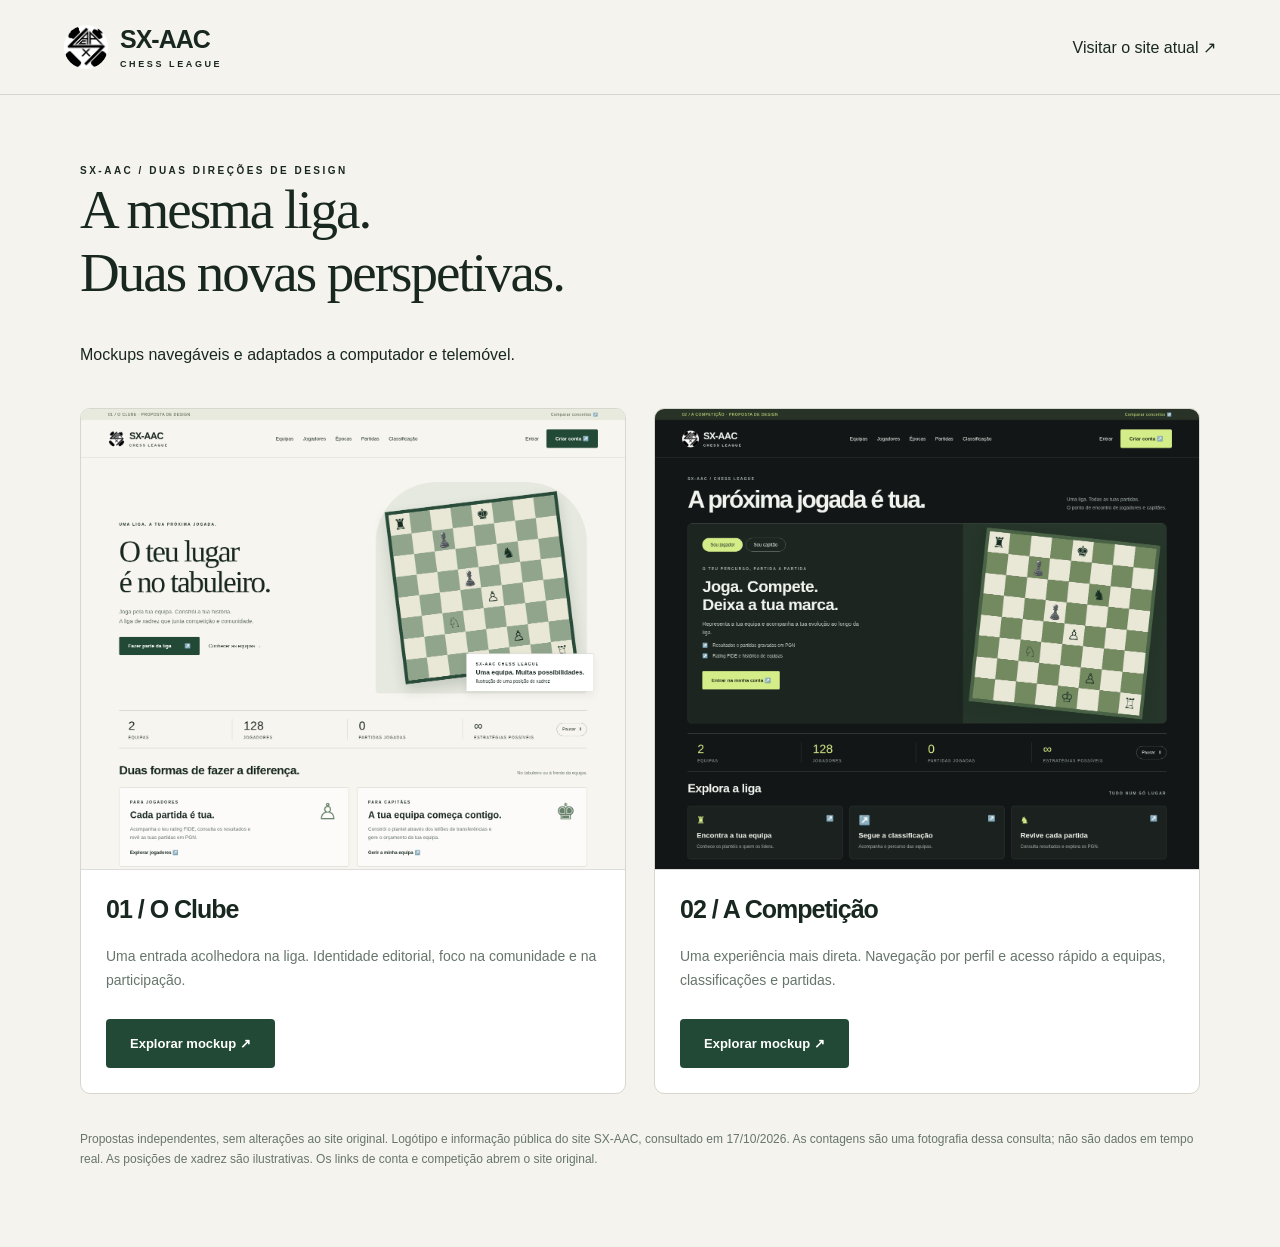
<file: index.html>
<!doctype html><html lang="pt-PT"><head><meta charset="utf-8"><meta name="viewport" content="width=device-width,initial-scale=1"><title>Dois conceitos · SX-AAC</title><link rel="stylesheet" href="style.css"></head><body class=""><style>body{background:#f5f3ed}main{max-width:1180px;margin:auto;padding:65px 30px}h1{font:55px Georgia,serif;letter-spacing:-2px}.gallery{display:grid;grid-template-columns:1fr 1fr;gap:28px;margin-top:40px}.gallery article{background:white;border:1px solid #d6d8cf;border-radius:10px;overflow:hidden}.gallery img{display:block;width:100%;aspect-ratio:1.18;object-fit:cover;object-position:top;border-bottom:1px solid #ddd}.info{padding:25px}.info h2{font-size:25px}.info p{font-size:14px;color:#66756b;min-height:50px}.info a{margin-top:10px}.note{font-size:12px;margin-top:35px;color:#66756b}@media(max-width:700px){.gallery{grid-template-columns:1fr}h1{font-size:40px}}</style><header><a class="brand" href="index.html"><img src="assets/logo.png" alt="SX-AAC"><span>SX-AAC<small>CHESS LEAGUE</small></span></a><a href="https://liga.sx-aac.com">Visitar o site atual ↗︎</a></header><main><span class="eyebrow">SX-AAC / DUAS DIREÇÕES DE DESIGN</span><h1>A mesma liga.<br>Duas novas perspetivas.</h1><p>Mockups navegáveis e adaptados a computador e telemóvel.</p><div class="gallery"><article><a href="concept-01.html"><img src="assets/concept-01-desktop.png" alt="Conceito O Clube, em marfim e verde"></a><div class="info"><h2>01 / O Clube</h2><p>Uma entrada acolhedora na liga. Identidade editorial, foco na comunidade e na participação.</p><a class="btn" href="concept-01.html">Explorar mockup ↗︎</a></div></article><article><a href="concept-02.html"><img src="assets/concept-02-desktop.png" alt="Conceito A Competição, em carvão e lima"></a><div class="info"><h2>02 / A Competição</h2><p>Uma experiência mais direta. Navegação por perfil e acesso rápido a equipas, classificações e partidas.</p><a class="btn" href="concept-02.html">Explorar mockup ↗︎</a></div></article></div><p class="note">Propostas independentes, sem alterações ao site original. Logótipo e informação pública do site SX-AAC, consultado em 17/10/2026. As contagens são uma fotografia dessa consulta; não são dados em tempo real. As posições de xadrez são ilustrativas. Os links de conta e competição abrem o site original.</p></main></body></html>
</file>
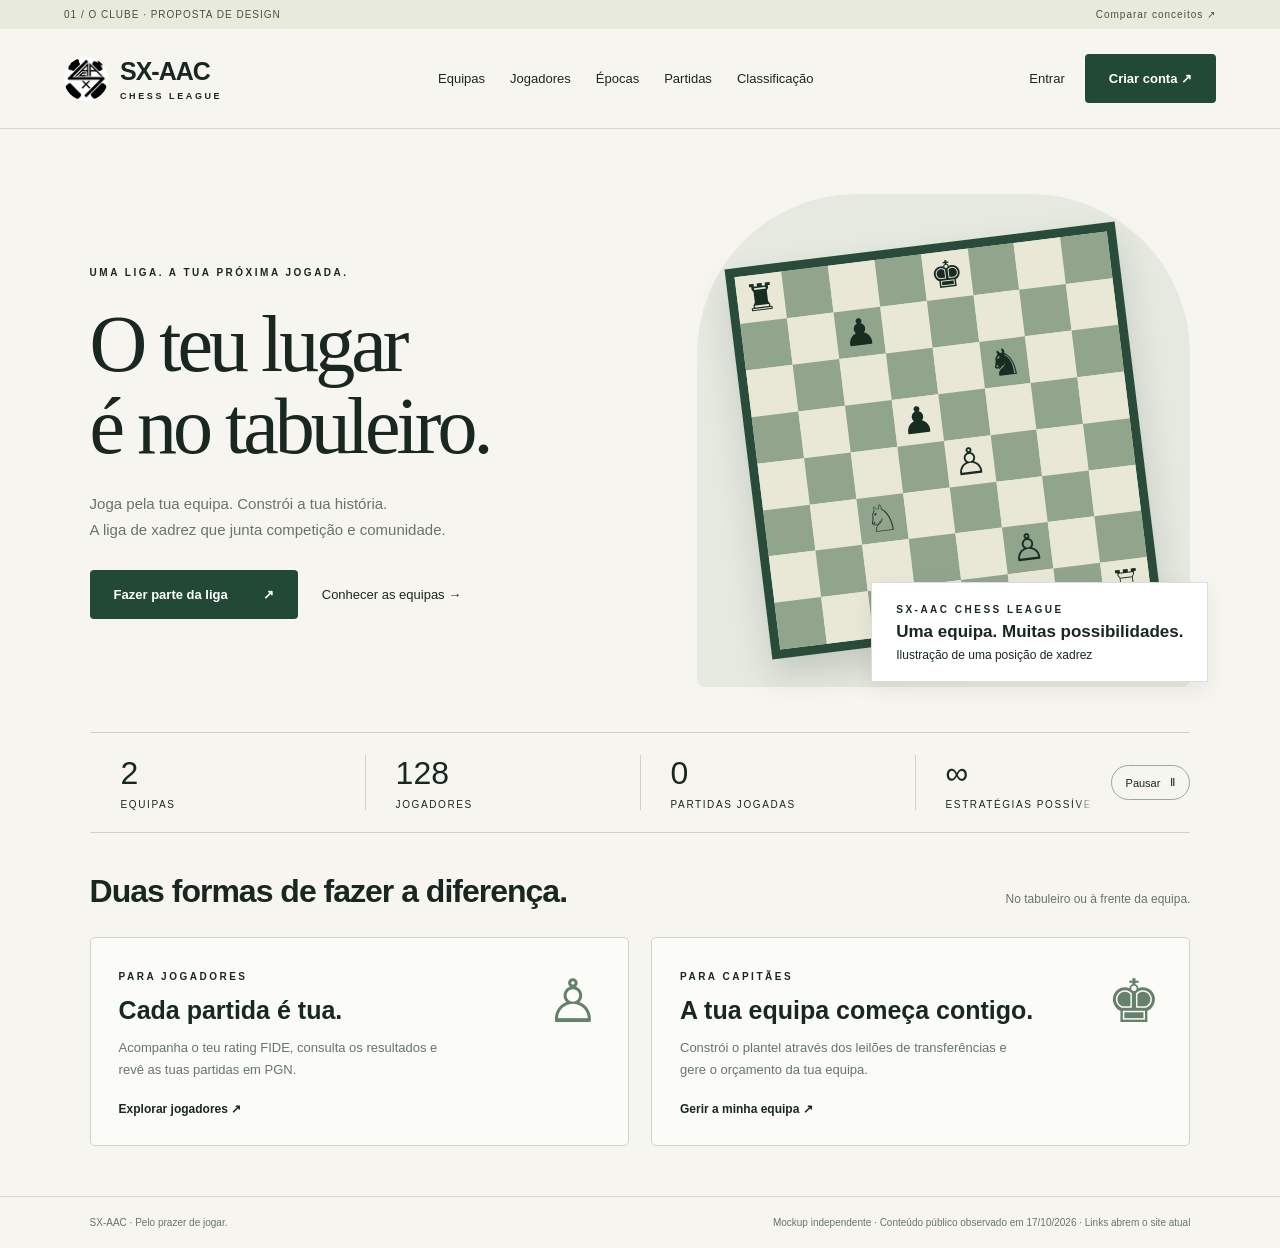
<file: concept-01.html>
<!doctype html><html lang="pt-PT"><head><meta charset="utf-8"><meta name="viewport" content="width=device-width,initial-scale=1"><title>Conceito 01 — O Clube · SX-AAC</title><link rel="stylesheet" href="style.css"></head><body class=""><div class="preview-label">01 / O CLUBE · PROPOSTA DE DESIGN <a style="float:right" href="index.html">Comparar conceitos ↗︎</a></div><header><a class="brand" href="index.html"><img src="assets/logo.png" alt="SX-AAC"><span>SX-AAC<small>CHESS LEAGUE</small></span></a><nav><a href="https://liga.sx-aac.com/teams">Equipas</a><a href="https://liga.sx-aac.com/players">Jogadores</a><a href="https://liga.sx-aac.com/seasons">Épocas</a><a href="https://liga.sx-aac.com/games">Partidas</a><a href="https://liga.sx-aac.com/standings">Classificação</a></nav><div class="actions"><a href="https://liga.sx-aac.com/login">Entrar</a><a class="btn" href="https://liga.sx-aac.com/register">Criar conta ↗︎</a></div></header><main><section class="hero"><div><span class="eyebrow">UMA LIGA. A TUA PRÓXIMA JOGADA.</span><h1>O teu lugar<br>é no tabuleiro.</h1><p class="muted">Joga pela tua equipa. Constrói a tua história.<br>A liga de xadrez que junta competição e comunidade.</p><div class="cta"><a class="btn" href="https://liga.sx-aac.com/register">Fazer parte da liga <span>↗︎</span></a><a href="https://liga.sx-aac.com/teams">Conhecer as equipas →</a></div></div><div class="art"><div class="board"><span class="sq ">♜</span><span class="sq shade"></span><span class="sq "></span><span class="sq shade"></span><span class="sq ">♚</span><span class="sq shade"></span><span class="sq "></span><span class="sq shade"></span><span class="sq shade"></span><span class="sq "></span><span class="sq shade">♟︎</span><span class="sq "></span><span class="sq shade"></span><span class="sq "></span><span class="sq shade"></span><span class="sq "></span><span class="sq "></span><span class="sq shade"></span><span class="sq "></span><span class="sq shade"></span><span class="sq "></span><span class="sq shade">♞</span><span class="sq "></span><span class="sq shade"></span><span class="sq shade"></span><span class="sq "></span><span class="sq shade"></span><span class="sq ">♟︎</span><span class="sq shade"></span><span class="sq "></span><span class="sq shade"></span><span class="sq "></span><span class="sq "></span><span class="sq shade"></span><span class="sq "></span><span class="sq shade"></span><span class="sq ">♙</span><span class="sq shade"></span><span class="sq "></span><span class="sq shade"></span><span class="sq shade"></span><span class="sq "></span><span class="sq shade">♘</span><span class="sq "></span><span class="sq shade"></span><span class="sq "></span><span class="sq shade"></span><span class="sq "></span><span class="sq "></span><span class="sq shade"></span><span class="sq "></span><span class="sq shade"></span><span class="sq "></span><span class="sq shade">♙</span><span class="sq "></span><span class="sq shade"></span><span class="sq shade"></span><span class="sq "></span><span class="sq shade"></span><span class="sq "></span><span class="sq shade">♔</span><span class="sq "></span><span class="sq shade"></span><span class="sq ">♖</span></div><div class="art-label"><span class="eyebrow">SX-AAC CHESS LEAGUE</span><strong>Uma equipa. Muitas possibilidades.</strong>Ilustração de uma posição de xadrez</div></div></section><section class="metrics" aria-label="A liga em números"><div class="metrics-window"><div class="metrics-track"><dl class="metrics-group"><div class="metric"><dt>EQUIPAS</dt><dd>2</dd></div><div class="metric"><dt>JOGADORES</dt><dd>128</dd></div><div class="metric"><dt>PARTIDAS JOGADAS</dt><dd>0</dd></div><div class="metric"><dt>ESTRATÉGIAS POSSÍVEIS</dt><dd>∞</dd></div></dl><dl class="metrics-group" aria-hidden="true"><div class="metric"><dt>EQUIPAS</dt><dd>2</dd></div><div class="metric"><dt>JOGADORES</dt><dd>128</dd></div><div class="metric"><dt>PARTIDAS JOGADAS</dt><dd>0</dd></div><div class="metric"><dt>ESTRATÉGIAS POSSÍVEIS</dt><dd>∞</dd></div></dl></div></div><button class="metrics-toggle" type="button" aria-pressed="false" aria-label="Pausar movimento das estatísticas">Pausar <span aria-hidden="true">Ⅱ</span></button></section><section class="roles"><div class="section-head"><h2>Duas formas de fazer a diferença.</h2><p>No tabuleiro ou à frente da equipa.</p></div><div class="role-grid"><article class="role"><span class="piece">♙</span><span class="eyebrow">PARA JOGADORES</span><h3>Cada partida é tua.</h3><p class="muted">Acompanha o teu rating FIDE, consulta os resultados e revê as tuas partidas em PGN.</p><a href="https://liga.sx-aac.com/players">Explorar jogadores ↗︎</a></article><article class="role"><span class="piece">♚</span><span class="eyebrow">PARA CAPITÃES</span><h3>A tua equipa começa contigo.</h3><p class="muted">Constrói o plantel através dos leilões de transferências e gere o orçamento da tua equipa.</p><a href="https://liga.sx-aac.com/login">Gerir a minha equipa ↗︎</a></article></div></section></main><footer><span>SX-AAC · Pelo prazer de jogar.</span><span>Mockup independente · Conteúdo público observado em 17/10/2026 · Links abrem o site atual</span></footer><script src="ticker.js"></script></body></html>
</file>
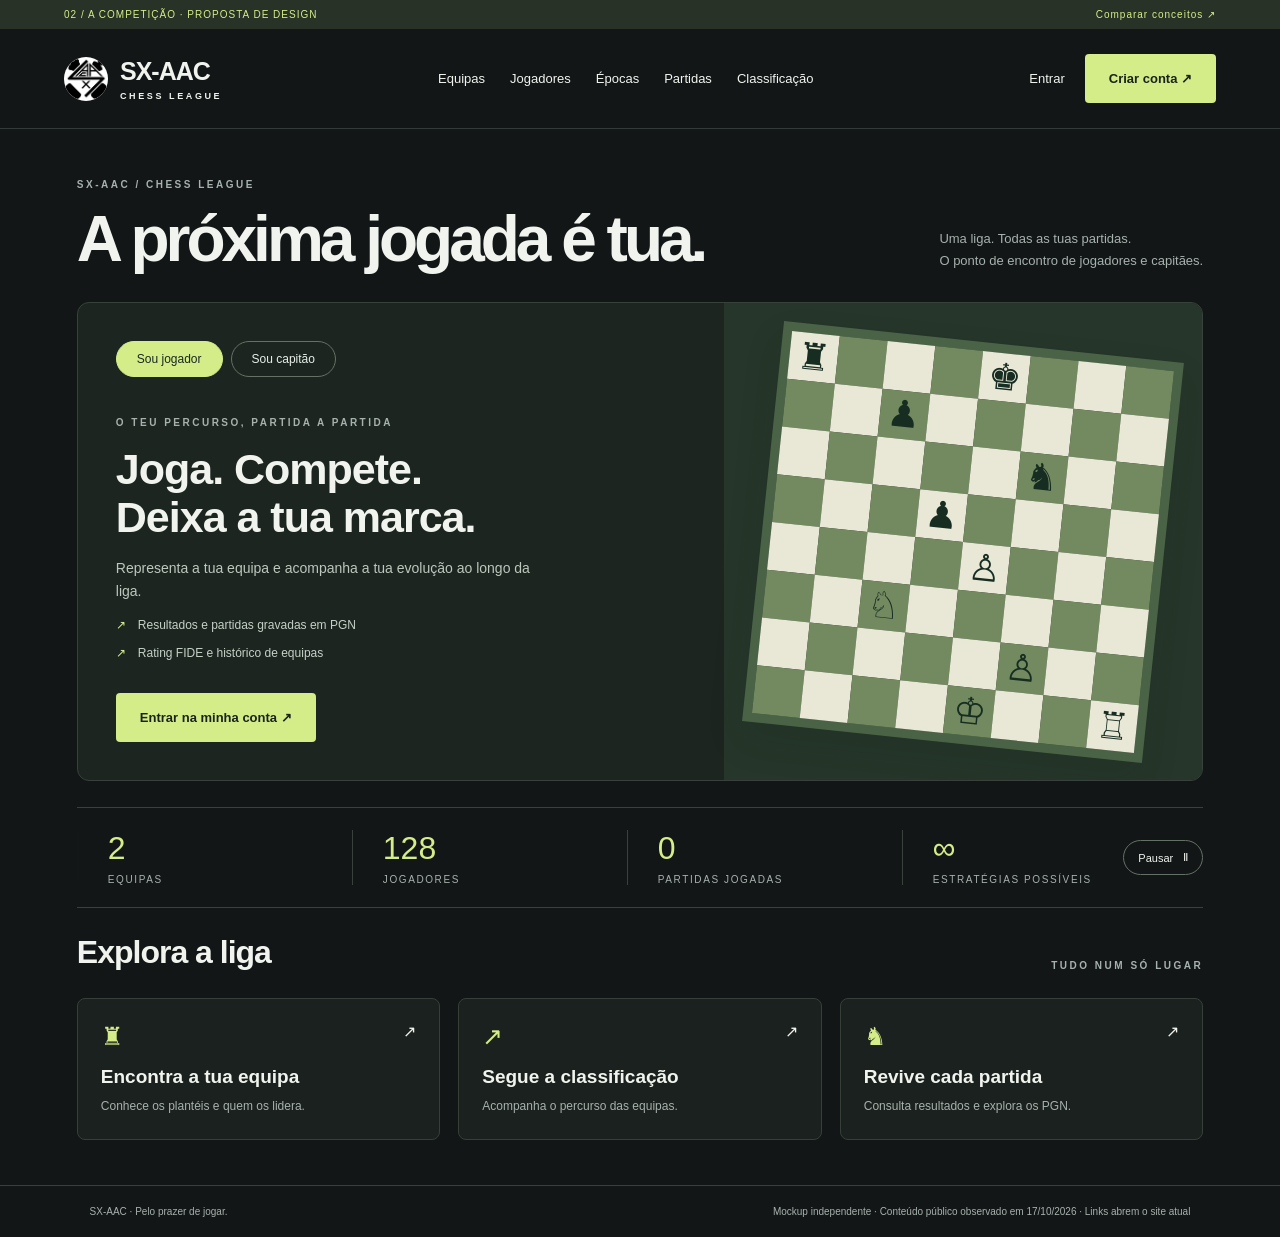
<file: concept-02.html>
<!doctype html><html lang="pt-PT"><head><meta charset="utf-8"><meta name="viewport" content="width=device-width,initial-scale=1"><title>Conceito 02 — A Competição · SX-AAC</title><link rel="stylesheet" href="style.css"></head><body class="dark"><div class="preview-label">02 / A COMPETIÇÃO · PROPOSTA DE DESIGN <a style="float:right" href="index.html">Comparar conceitos ↗︎</a></div><header><a class="brand" href="index.html"><img src="assets/logo.png" alt="SX-AAC"><span>SX-AAC<small>CHESS LEAGUE</small></span></a><nav><a href="https://liga.sx-aac.com/teams">Equipas</a><a href="https://liga.sx-aac.com/players">Jogadores</a><a href="https://liga.sx-aac.com/seasons">Épocas</a><a href="https://liga.sx-aac.com/games">Partidas</a><a href="https://liga.sx-aac.com/standings">Classificação</a></nav><div class="actions"><a href="https://liga.sx-aac.com/login">Entrar</a><a class="btn" href="https://liga.sx-aac.com/register">Criar conta ↗︎</a></div></header><main><section class="intro"><div><span class="eyebrow muted">SX-AAC / CHESS LEAGUE</span><h1>A próxima jogada é tua.</h1></div><p>Uma liga. Todas as tuas partidas.<br>O ponto de encontro de jogadores e capitães.</p></section><section class="portal"><div class="portal-copy"><div class="tabs" role="tablist" aria-label="Escolher perfil"><button id="player-tab" role="tab" aria-selected="true" aria-controls="role-panel">Sou jogador</button><button id="captain-tab" role="tab" aria-selected="false" aria-controls="role-panel">Sou capitão</button></div><div id="role-panel" role="tabpanel" aria-labelledby="player-tab"><span class="eyebrow muted" id="role-label">O TEU PERCURSO, PARTIDA A PARTIDA</span><h2 id="role-title">Joga. Compete.<br>Deixa a tua marca.</h2><p id="role-desc">Representa a tua equipa e acompanha a tua evolução ao longo da liga.</p><div class="check" id="benefit-one">Resultados e partidas gravadas em PGN</div><div class="check" id="benefit-two">Rating FIDE e histórico de equipas</div><a class="btn" href="https://liga.sx-aac.com/login" id="role-cta">Entrar na minha conta ↗︎</a></div></div><div class="board-wrap"><div class="board"><span class="sq ">♜</span><span class="sq shade"></span><span class="sq "></span><span class="sq shade"></span><span class="sq ">♚</span><span class="sq shade"></span><span class="sq "></span><span class="sq shade"></span><span class="sq shade"></span><span class="sq "></span><span class="sq shade">♟︎</span><span class="sq "></span><span class="sq shade"></span><span class="sq "></span><span class="sq shade"></span><span class="sq "></span><span class="sq "></span><span class="sq shade"></span><span class="sq "></span><span class="sq shade"></span><span class="sq "></span><span class="sq shade">♞</span><span class="sq "></span><span class="sq shade"></span><span class="sq shade"></span><span class="sq "></span><span class="sq shade"></span><span class="sq ">♟︎</span><span class="sq shade"></span><span class="sq "></span><span class="sq shade"></span><span class="sq "></span><span class="sq "></span><span class="sq shade"></span><span class="sq "></span><span class="sq shade"></span><span class="sq ">♙</span><span class="sq shade"></span><span class="sq "></span><span class="sq shade"></span><span class="sq shade"></span><span class="sq "></span><span class="sq shade">♘</span><span class="sq "></span><span class="sq shade"></span><span class="sq "></span><span class="sq shade"></span><span class="sq "></span><span class="sq "></span><span class="sq shade"></span><span class="sq "></span><span class="sq shade"></span><span class="sq "></span><span class="sq shade">♙</span><span class="sq "></span><span class="sq shade"></span><span class="sq shade"></span><span class="sq "></span><span class="sq shade"></span><span class="sq "></span><span class="sq shade">♔</span><span class="sq "></span><span class="sq shade"></span><span class="sq ">♖</span></div></div></section><section class="metrics" aria-label="A liga em números"><div class="metrics-window"><div class="metrics-track"><dl class="metrics-group"><div class="metric"><dt>EQUIPAS</dt><dd>2</dd></div><div class="metric"><dt>JOGADORES</dt><dd>128</dd></div><div class="metric"><dt>PARTIDAS JOGADAS</dt><dd>0</dd></div><div class="metric"><dt>ESTRATÉGIAS POSSÍVEIS</dt><dd>∞</dd></div></dl><dl class="metrics-group" aria-hidden="true"><div class="metric"><dt>EQUIPAS</dt><dd>2</dd></div><div class="metric"><dt>JOGADORES</dt><dd>128</dd></div><div class="metric"><dt>PARTIDAS JOGADAS</dt><dd>0</dd></div><div class="metric"><dt>ESTRATÉGIAS POSSÍVEIS</dt><dd>∞</dd></div></dl></div></div><button class="metrics-toggle" type="button" aria-pressed="false" aria-label="Pausar movimento das estatísticas">Pausar <span aria-hidden="true">Ⅱ</span></button></section><div class="section-head"><h2>Explora a liga</h2><span class="eyebrow muted">TUDO NUM SÓ LUGAR</span></div><section class="quick"><a href="https://liga.sx-aac.com/teams"><span class="icon">♜</span><span class="arrow">↗︎</span><h3>Encontra a tua equipa</h3><p>Conhece os plantéis e quem os lidera.</p></a><a href="https://liga.sx-aac.com/standings"><span class="icon">↗︎</span><span class="arrow">↗︎</span><h3>Segue a classificação</h3><p>Acompanha o percurso das equipas.</p></a><a href="https://liga.sx-aac.com/games"><span class="icon">♞</span><span class="arrow">↗︎</span><h3>Revive cada partida</h3><p>Consulta resultados e explora os PGN.</p></a></section></main><footer><span>SX-AAC · Pelo prazer de jogar.</span><span>Mockup independente · Conteúdo público observado em 17/10/2026 · Links abrem o site atual</span></footer><script>const tabs=[document.getElementById('player-tab'),document.getElementById('captain-tab')];function select(i){tabs.forEach((t,n)=>{t.setAttribute('aria-selected',n===i);t.tabIndex=n===i?0:-1});document.getElementById('role-panel').setAttribute('aria-labelledby',tabs[i].id);document.getElementById('role-label').textContent=i?'A TUA EQUIPA, A TUA ESTRATÉGIA':'O TEU PERCURSO, PARTIDA A PARTIDA';document.getElementById('role-title').innerHTML=i?'Lidera a equipa.<br>Constrói o teu plantel.':'Joga. Compete.<br>Deixa a tua marca.';document.getElementById('role-desc').textContent=i?'Aceita a nomeação como capitão e prepara a tua equipa para competir.':'Representa a tua equipa e acompanha a tua evolução ao longo da liga.';document.getElementById('benefit-one').textContent=i?'Leilões de transferências com orçamento próprio':'Resultados e partidas gravadas em PGN';document.getElementById('benefit-two').textContent=i?'Gestão do plantel e classificação da liga':'Rating FIDE e histórico de equipas';document.getElementById('role-cta').textContent=i?'Gerir a minha equipa ↗︎':'Entrar na minha conta ↗︎'}tabs.forEach((t,i)=>{t.onclick=()=>select(i);t.onkeydown=e=>{if(['ArrowLeft','ArrowRight','Home','End'].includes(e.key)){e.preventDefault();let n=e.key==='Home'?0:e.key==='End'?1:1-i;select(n);tabs[n].focus()}}});select(0);</script><script src="ticker.js"></script></body></html>
</file>
<file: style.css>
*{box-sizing:border-box}body{margin:0;font-family:Arial,Helvetica,sans-serif;color:#182820;background:#f7f5ef}a{color:inherit;text-decoration:none}a:hover{text-decoration:underline}a:focus-visible,button:focus-visible{outline:3px solid #b2aa48;outline-offset:5px}button{font:inherit;cursor:pointer}header{display:flex;align-items:center;justify-content:space-between;gap:30px;padding:25px 5%;border-bottom:1px solid #d6d8cf}.brand{display:flex;gap:12px;align-items:center;font-size:25px;font-weight:800;letter-spacing:-1px}.brand img{width:44px;height:44px;object-fit:contain;background:white;border-radius:50%}.brand small{display:block;font-size:9px;letter-spacing:2.6px;margin-top:5px}nav{display:flex;gap:25px;font-size:13px}.actions{display:flex;gap:20px;align-items:center;font-size:13px}.btn{display:inline-flex;align-items:center;justify-content:center;gap:35px;padding:16px 23px;background:#224936;color:#fff;font-size:13px;border:1px solid transparent;border-radius:4px;font-weight:600}.btn.light{background:transparent;color:inherit;border-color:currentColor}.eyebrow{font-size:10px;letter-spacing:2.5px;font-weight:700;text-transform:uppercase}.muted{color:#66756b}h1,h2,h3,p{margin-top:0}h1{font-size:80px;font-weight:500;line-height:1.02;letter-spacing:-4px}h2{font-size:32px;letter-spacing:-1px}p{line-height:1.7}.hero{display:grid;grid-template-columns:1.1fr 1fr;gap:65px;padding:65px 7% 45px;align-items:center}.hero h1{font-family:Georgia,serif;margin:24px 0}.hero p{font-size:15px;max-width:420px}.hero .cta{display:flex;gap:24px;align-items:center;margin-top:28px;font-size:13px}.art{position:relative;padding:28px;background:#e6e9df;border-radius:160px 160px 8px 8px}.board{display:grid;grid-template-columns:repeat(8,1fr);aspect-ratio:1;border:9px solid #294b39;box-shadow:0 18px 35px #14271c28;transform:rotate(-7deg);margin:22px}.sq{display:grid;place-items:center;background:#e9e7d6;font-family:Georgia,serif;font-size:37px;color:#172d22;line-height:1}.sq.shade{background:#91a58d}.art-label{position:absolute;bottom:5px;right:-18px;background:#fff;padding:19px 24px;border:1px solid #ddd;font-size:12px;box-shadow:0 8px 22px #0001}.art-label strong{display:block;margin:6px 0;font-size:17px}.stats{margin:0 7%;display:grid;grid-template-columns:repeat(4,1fr);border-top:1px solid #ccd2c7;border-bottom:1px solid #ccd2c7;padding:25px 0}.stats>div{padding-left:30px;border-left:1px solid #ccd2c7}.stats>div:first-child{padding-left:0;border:0}.stats strong{font-size:32px;font-weight:500;display:block}.stats small{display:block;font-size:10px;letter-spacing:1.6px;margin-top:8px}.roles{padding:40px 7% 50px}.section-head{display:flex;align-items:center;justify-content:space-between;gap:25px}.section-head p{font-size:12px;color:#66756b}.role-grid{display:grid;grid-template-columns:1fr 1fr;gap:22px}.role{padding:28px;border:1px solid #cdd4c8;border-radius:5px;background:#fff9;position:relative}.role h3{font-size:25px;margin:12px 0}.role p{font-size:13px;max-width:340px;margin-bottom:18px}.role .piece{float:right;font-family:Georgia,serif;font-size:60px;color:#66816a}.role a{font-size:12px;font-weight:700}footer{display:flex;justify-content:space-between;gap:20px;padding:20px 7%;font-size:10px;border-top:1px solid #d6d8cf;color:#66756b}.dark{background:#121617;color:#f1f4ee}.dark header{border-color:#333b39}.dark .btn{background:#d5ed88;color:#19231b}.dark .muted{color:#a7b1ad}.dark main{padding:45px 6%}.dark .intro{display:flex;justify-content:space-between;align-items:end;margin-bottom:30px}.dark h1{font-family:Arial,Helvetica,sans-serif;font-weight:700;font-size:64px;margin:15px 0 0}.dark .intro p{max-width:300px;font-size:13px;color:#a7b1ad;margin:0}.dark .portal{display:grid;grid-template-columns:1.15fr .85fr;border:1px solid #38413b;border-radius:12px;overflow:hidden;background:#1c2520}.dark .portal-copy{padding:38px}.tabs{display:flex;gap:8px;margin-bottom:35px}.tabs button{border:1px solid #657166;border-radius:30px;padding:10px 20px;background:transparent;color:#e8eee8;font-size:12px}.tabs button[aria-selected=true]{background:#d5ed88;color:#182820;border-color:#d5ed88}.dark .portal h2{font-size:43px;line-height:1.12;max-width:430px;margin:15px 0}.dark .portal p{color:#bdc7be;max-width:420px;font-size:14px}.check{font-size:12px;color:#c5d1c7;margin:14px 0}.check:before{content:'↗︎';color:#d5ed88;margin-right:12px}.dark .portal-copy .btn{margin-top:19px}.dark .board-wrap{padding:18px 38px;display:flex;align-items:center;background:#26362a;position:relative}.dark .board{width:100%;margin:15px 0;border-color:#4a6346;transform:rotate(6deg)}.dark .sq{font-size:37px}.dark .sq.shade{background:#738960}.dark .stats{margin:26px 0;border-color:#39413c;padding:20px 0}.dark .stats>div{border-color:#39413c}.dark .stats strong{font-size:28px;color:#d5ed88}.dark .stats small{color:#a7b1ad}.quick{display:grid;grid-template-columns:repeat(3,1fr);gap:18px}.quick a{border:1px solid #364039;border-radius:8px;padding:23px;background:#1b211e}.quick .icon{font-size:25px;color:#d5ed88}.quick h3{font-size:19px;margin:15px 0 8px}.quick p{font-size:12px;color:#a7b1ad;margin:0}.quick .arrow{float:right}.dark footer{border-color:#39413c;color:#a7b1ad}.preview-label{padding:9px 5%;font-size:10px;letter-spacing:1px;background:#e8eadd;color:#44533d}.dark .preview-label{background:#283226;color:#d5ed88}@media(max-width:900px){header{flex-wrap:wrap;gap:18px}nav{order:3;width:100%;justify-content:space-between;gap:10px;flex-wrap:wrap}.hero{gap:25px;padding:40px 6%}.hero h1{font-size:58px}.sq{font-size:25px}.dark .intro{display:block}.dark .intro p{margin-top:20px;max-width:100%}.dark .portal-copy{padding:25px}.dark .portal h2{font-size:35px}.dark .board-wrap{padding:20px}.dark .sq{font-size:28px}}@media(max-width:600px){header{padding:18px 6%}.brand{font-size:21px}.brand img{width:35px;height:35px}.actions{gap:13px}.actions .btn{padding:11px 12px}nav{font-size:11px}.hero{grid-template-columns:1fr;padding-top:35px}.hero h1{font-size:57px}.hero .cta{gap:17px}.art{margin:10px 15px 30px}.sq{font-size:34px}.stats{grid-template-columns:1fr 1fr;gap:24px}.stats>div{padding-left:0;border:0}.stats strong{font-size:28px}.role-grid{grid-template-columns:1fr}.section-head{display:block}.roles h2{font-size:28px}.dark main{padding-top:30px}.dark h1{font-size:48px;letter-spacing:-2px}.dark .portal{grid-template-columns:1fr}.dark .board-wrap{padding:20px 50px}.dark .sq{font-size:32px}.dark .portal h2{font-size:37px}.quick{grid-template-columns:1fr}footer{flex-direction:column;line-height:1.6}}
/* Seamless statistics ticker. Each identical group occupies half the track. */
.metrics{margin:0 7%;display:flex;align-items:center;gap:18px;border-block:1px solid #ccd2c7;padding:22px 0;min-width:0}
.metrics-window{overflow:hidden;flex:1;min-width:0;mask-image:linear-gradient(to right,transparent,#000 16px,#000 calc(100% - 16px),transparent)}
.metrics-track{display:flex;width:max-content;animation:metrics-scroll 28s linear infinite}
.metrics-group{display:flex;flex:0 0 auto;width:max(1100px,calc(100vw - 220px));margin:0;padding:0}
.metric{flex:1;display:flex;flex-direction:column;justify-content:center;gap:7px;padding:0 30px;border-left:1px solid #ccd2c7}
.metric dt{font-size:10px;letter-spacing:1.6px;white-space:nowrap}.metric dd{order:-1;margin:0;font-size:32px;font-weight:500;font-variant-numeric:tabular-nums}
.metrics-toggle{flex:none;border:1px solid #9aa99b;background:transparent;color:inherit;border-radius:30px;padding:10px 14px;font-size:11px;display:flex;gap:10px;align-items:center}
.metrics:hover .metrics-track,.metrics:focus-within .metrics-track,.metrics.is-paused .metrics-track{animation-play-state:paused}
.dark .metrics{margin:26px 0;border-color:#39413c}.dark .metric{border-color:#39413c}.dark .metric dd{color:#d5ed88}.dark .metric dt{color:#a7b1ad}.dark .metrics-toggle{border-color:#657166}
@keyframes metrics-scroll{to{transform:translateX(-50%)}}
@media(max-width:600px){.metrics{gap:8px}.metrics-group{width:800px}.metric{padding:0 22px}.metric dd{font-size:28px}.metrics-toggle{padding:10px}.metrics-window{mask-image:none}}
@media(prefers-reduced-motion:reduce){.metrics-track{animation:none;width:100%}.metrics-group{width:100%;display:grid;grid-template-columns:repeat(4,minmax(0,1fr));gap:20px}.metrics-group[aria-hidden=true],.metrics-toggle{display:none}.metrics-window{mask-image:none}.metric{padding:0;border:0}.metric dt{white-space:normal}.metrics{display:block}@media(max-width:600px){.metrics-group{grid-template-columns:1fr 1fr}}}
</file>
